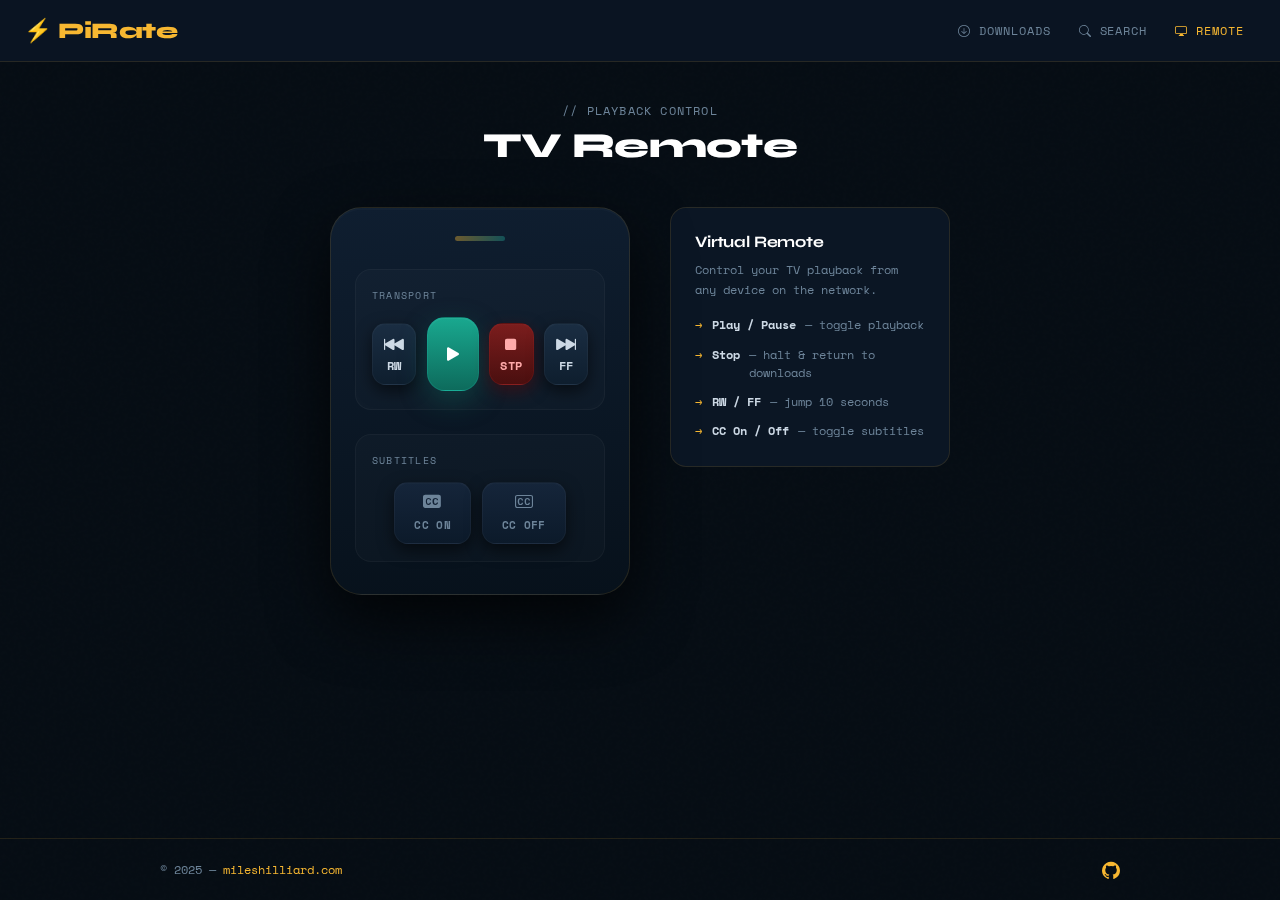
<file: templates/controller.html>
<!DOCTYPE html>
<html lang="en">
<head>
  <meta charset="utf-8" />
  <meta name="viewport" content="width=device-width,initial-scale=1" />
  <title>PiRate — TV Remote</title>
  <link rel="preconnect" href="https://fonts.googleapis.com">
  <link href="https://fonts.googleapis.com/css2?family=Space+Mono:wght@400;700&family=Syne:wght@400;600;800&display=swap" rel="stylesheet">
  <link rel="stylesheet" href="https://cdn.jsdelivr.net/npm/bootstrap-icons@1.10.5/font/bootstrap-icons.css">
  <style>
    :root {
      --bg:       #060d14;
      --surface:  #0b1624;
      --surface2: #0f2033;
      --border:   rgba(255,190,60,0.12);
      --gold:     #f7b731;
      --gold2:    #e8a820;
      --teal:     #1fc9b8;
      --text:     #cdd9e5;
      --text-dim: #6d8499;
      --font-display: 'Syne', sans-serif;
      --font-mono:    'Space Mono', monospace;
      --radius:   12px;
      --btn-size: 62px;
    }

    *, *::before, *::after { box-sizing: border-box; margin: 0; padding: 0; }

    html, body {
      min-height: 100vh;
      background: var(--bg);
      color: var(--text);
      font-family: var(--font-mono);
      display: flex;
      flex-direction: column;
    }

    /* Noise grain */
    body::before {
      content: '';
      position: fixed; inset: 0; z-index: 0; pointer-events: none;
      background-image: url("data:image/svg+xml,%3Csvg viewBox='0 0 256 256' xmlns='http://www.w3.org/2000/svg'%3E%3Cfilter id='n'%3E%3CfeTurbulence type='fractalNoise' baseFrequency='0.9' numOctaves='4' stitchTiles='stitch'/%3E%3C/filter%3E%3Crect width='100%25' height='100%25' filter='url(%23n)' opacity='0.04'/%3E%3C/svg%3E");
      opacity: 0.35;
    }

    /* ── Nav ─────────────────────────────────── */
    header {
      background: rgba(10,20,35,0.98);
      border-bottom: 1px solid var(--border);
      padding: 0 1.5rem;
      display: flex; align-items: center; justify-content: space-between;
      min-height: 62px;
      position: sticky; top: 0; z-index: 100;
      backdrop-filter: blur(12px);
    }

    .brand {
      font-family: var(--font-display);
      font-weight: 800;
      font-size: 1.4rem;
      color: var(--gold);
      text-decoration: none;
      letter-spacing: -0.02em;
    }

    .brand::before { content: '⚡ '; }

    nav a {
      color: var(--text-dim);
      text-decoration: none;
      font-size: 0.75rem;
      letter-spacing: 0.08em;
      text-transform: uppercase;
      padding: 0.4rem 0.75rem;
      border-radius: 8px;
      transition: color 0.18s, background 0.18s;
    }

    nav a:hover { color: var(--gold); background: rgba(247,183,49,0.08); }

    /* ── Layout ──────────────────────────────── */
    .page {
      flex: 1;
      position: relative; z-index: 1;
      display: flex;
      flex-direction: column;
      align-items: center;
      padding: 2.5rem 1.25rem 4rem;
      gap: 2.5rem;
    }

    .page-header {
      text-align: center;
    }

    .page-subtitle {
      font-size: 0.75rem;
      color: var(--text-dim);
      letter-spacing: 0.1em;
      text-transform: uppercase;
      margin-bottom: 0.3rem;
    }

    .page-title {
      font-family: var(--font-display);
      font-weight: 800;
      font-size: clamp(1.6rem, 5vw, 2.2rem);
      color: #fff;
      letter-spacing: -0.02em;
    }

    /* ── Remote body ─────────────────────────── */
    .remote-wrap {
      display: flex;
      gap: 2.5rem;
      align-items: flex-start;
      justify-content: center;
      flex-wrap: wrap;
      width: 100%;
      max-width: 720px;
    }

    .remote {
      width: 300px;
      background: linear-gradient(175deg, #0f1e30 0%, #07111b 100%);
      border: 1px solid var(--border);
      border-radius: 32px;
      padding: 1.75rem 1.5rem 2rem;
      display: flex; flex-direction: column; align-items: center; gap: 1.5rem;
      box-shadow:
        0 24px 60px rgba(0,0,0,0.7),
        0 2px 0 rgba(255,255,255,0.02) inset;
      position: relative;
    }

    /* decorative top notch */
    .remote::before {
      content: '';
      display: block;
      width: 50px; height: 5px;
      background: linear-gradient(90deg, rgba(247,183,49,0.4), rgba(31,201,184,0.3));
      border-radius: 99px;
      margin-bottom: 0.25rem;
    }

    /* ── Button groups ───────────────────────── */
    .remote-section {
      width: 100%;
      background: rgba(255,255,255,0.02);
      border: 1px solid rgba(255,255,255,0.04);
      border-radius: 16px;
      padding: 1.1rem 1rem;
      display: flex; flex-direction: column; align-items: center; gap: 0.85rem;
    }

    .section-label {
      font-size: 0.65rem;
      letter-spacing: 0.12em;
      text-transform: uppercase;
      color: var(--text-dim);
      align-self: flex-start;
    }

    .btn-row {
      display: flex; gap: 0.65rem; align-items: center; justify-content: center; width: 100%;
    }

    /* ── Buttons ─────────────────────────────── */
    .rbtn {
      width: var(--btn-size); height: var(--btn-size);
      border-radius: 14px;
      border: 1px solid rgba(255,255,255,0.04);
      background: linear-gradient(180deg, #1a2d42 0%, #0e1e2e 100%);
      box-shadow: 0 6px 16px rgba(0,0,0,0.55), 0 1px 0 rgba(255,255,255,0.02) inset;
      color: var(--text);
      font-family: var(--font-mono);
      font-size: 0.75rem;
      font-weight: 700;
      letter-spacing: 0.03em;
      display: flex; flex-direction: column; align-items: center; justify-content: center; gap: 3px;
      cursor: pointer;
      transition: transform 0.09s ease, box-shadow 0.09s ease, background 0.15s ease;
      user-select: none;
      outline: none;
    }

    .rbtn i { font-size: 1.25rem; line-height: 1; }

    .rbtn:hover {
      background: linear-gradient(180deg, #1e3650 0%, #11243a 100%);
      box-shadow: 0 8px 20px rgba(0,0,0,0.6);
    }

    .rbtn:active {
      transform: translateY(2px) scale(0.98);
      box-shadow: 0 3px 8px rgba(0,0,0,0.5);
    }

    /* Play button — primary accent */
    .rbtn-play {
      width: 74px; height: 74px;
      border-radius: 18px;
      background: linear-gradient(180deg, #19a88f 0%, #0d6b5c 100%);
      border-color: rgba(31,201,184,0.2);
      box-shadow: 0 10px 28px rgba(13,107,92,0.4), 0 1px 0 rgba(255,255,255,0.06) inset;
      color: #fff;
      font-size: 0.8rem;
    }

    .rbtn-play i { font-size: 1.5rem; }

    .rbtn-play:hover {
      background: linear-gradient(180deg, #1ebfa4 0%, #0e7968 100%);
      box-shadow: 0 12px 32px rgba(13,107,92,0.5);
    }

    /* Stop button */
    .rbtn-stop {
      background: linear-gradient(180deg, #7b1d1d 0%, #4a0f0f 100%);
      border-color: rgba(220,50,50,0.15);
      box-shadow: 0 6px 16px rgba(80,10,10,0.55), 0 1px 0 rgba(255,255,255,0.02) inset;
      color: #ffaaaa;
    }

    .rbtn-stop:hover {
      background: linear-gradient(180deg, #8f2222 0%, #581212 100%);
    }

    /* CC buttons */
    .rbtn-cc {
      background: linear-gradient(180deg, #15253a 0%, #0c1a2a 100%);
      color: var(--text-dim);
      font-size: 0.7rem;
    }

    .rbtn-cc.active, .rbtn-cc:hover {
      color: var(--gold);
      border-color: rgba(247,183,49,0.2);
    }

    /* ── Help card ───────────────────────────── */
    .help-card {
      width: 280px;
      background: var(--surface);
      border: 1px solid var(--border);
      border-radius: 16px;
      padding: 1.5rem;
    }

    .help-card h3 {
      font-family: var(--font-display);
      font-size: 1rem;
      font-weight: 700;
      color: #fff;
      margin-bottom: 0.6rem;
      letter-spacing: -0.01em;
    }

    .help-card p {
      font-size: 0.78rem;
      color: var(--text-dim);
      margin-bottom: 1rem;
      line-height: 1.6;
    }

    .help-list {
      list-style: none; padding: 0;
      display: flex; flex-direction: column; gap: 0.6rem;
    }

    .help-list li {
      display: flex; align-items: flex-start; gap: 0.6rem;
      font-size: 0.78rem; color: var(--text-dim); line-height: 1.5;
    }

    .help-list li::before {
      content: '→';
      color: var(--gold);
      flex-shrink: 0;
      margin-top: 1px;
    }

    .help-list strong { color: var(--text); }

    /* ── Footer ──────────────────────────────── */
    footer {
      border-top: 1px solid var(--border);
      padding: 1.1rem 1.5rem;
      font-size: 0.75rem;
      color: var(--text-dim);
      position: relative; z-index: 1;
    }

    footer .foot-inner {
      max-width: 960px; margin: 0 auto;
      display: flex; justify-content: space-between; align-items: center; flex-wrap: wrap; gap: 0.5rem;
    }

    footer a { color: var(--gold); text-decoration: none; }

    /* ── Animate-in ──────────────────────────── */
    @keyframes fadeUp {
      from { opacity: 0; transform: translateY(16px); }
      to   { opacity: 1; transform: translateY(0); }
    }

    .fade-up { animation: fadeUp 0.45s ease both; }
    .delay-1 { animation-delay: 0.1s; }
    .delay-2 { animation-delay: 0.2s; }

    /* ── Responsive ──────────────────────────── */
    @media (max-width: 600px) {
      .help-card { width: 100%; max-width: 300px; }
    }
  </style>
</head>
<body>

  <header>
    <a class="brand" href="/">PiRate</a>
    <nav style="display:flex;gap:0.25rem;flex-wrap:wrap;">
      <a href="/mydownloads"><i class="bi bi-arrow-down-circle"></i> Downloads</a>
      <a href="/"><i class="bi bi-search"></i> Search</a>
      <a href="/controller" style="color:var(--gold);"><i class="bi bi-display"></i> Remote</a>
    </nav>
  </header>

  <main class="page">
    <div class="page-header fade-up">
      <p class="page-subtitle">// playback control</p>
      <h1 class="page-title">TV Remote</h1>
    </div>

    <div class="remote-wrap">

      <!-- Remote -->
      <div class="remote fade-up delay-1" role="application" aria-label="Virtual TV remote">

        <!-- Transport -->
        <div class="remote-section">
          <span class="section-label">Transport</span>
          <div class="btn-row">
            <button class="rbtn" id="rw" title="Rewind 10s" aria-label="Rewind">
              <i class="bi bi-skip-backward-fill"></i>
              <span>RW</span>
            </button>

            <button class="rbtn rbtn-play" id="play" title="Play / Pause" aria-label="Play / Pause">
              <i class="bi bi-play-fill" id="play-icon"></i>
            </button>

            <button class="rbtn rbtn-stop" id="stop" title="Stop" aria-label="Stop">
              <i class="bi bi-stop-fill"></i>
              <span>STP</span>
            </button>

            <button class="rbtn" id="ff" title="Fast Forward 10s" aria-label="Fast Forward">
              <i class="bi bi-skip-forward-fill"></i>
              <span>FF</span>
            </button>
          </div>
        </div>

        <!-- Subtitles -->
        <div class="remote-section">
          <span class="section-label">Subtitles</span>
          <div class="btn-row">
            <button class="rbtn rbtn-cc" id="ccOn" title="Enable Subtitles" aria-label="CC On" style="width:auto;padding:0 1.2rem;gap:6px;">
              <i class="bi bi-badge-cc-fill" style="font-size:1.1rem;"></i>
              <span>CC ON</span>
            </button>
            <button class="rbtn rbtn-cc" id="ccOff" title="Disable Subtitles" aria-label="CC Off" style="width:auto;padding:0 1.2rem;gap:6px;">
              <i class="bi bi-badge-cc" style="font-size:1.1rem;"></i>
              <span>CC OFF</span>
            </button>
          </div>
        </div>

      </div><!-- /remote -->

      <!-- Help card -->
      <div class="help-card fade-up delay-2">
        <h3>Virtual Remote</h3>
        <p>Control your TV playback from any device on the network.</p>
        <ul class="help-list">
          <li><strong>Play / Pause</strong> — toggle playback</li>
          <li><strong>Stop</strong> — halt &amp; return to downloads</li>
          <li><strong>RW / FF</strong> — jump 10 seconds</li>
          <li><strong>CC On / Off</strong> — toggle subtitles</li>
        </ul>
      </div>

    </div><!-- /remote-wrap -->
  </main>

  <footer>
    <div class="foot-inner">
      <span>&copy; 2025 &mdash; <a href="https://www.mileshilliard.com">mileshilliard.com</a></span>
      <a href="#" aria-label="GitHub"><i class="bi bi-github" style="font-size:1.1rem;"></i></a>
    </div>
  </footer>

  <script>
    const playBtn  = document.getElementById('play');
    const stopBtn  = document.getElementById('stop');
    const ffBtn    = document.getElementById('ff');
    const rwBtn    = document.getElementById('rw');
    const ccOnBtn  = document.getElementById('ccOn');
    const ccOffBtn = document.getElementById('ccOff');
    const playIcon = document.getElementById('play-icon');
    let isPlaying = false;

    playBtn.addEventListener('click', async () => {
      isPlaying = !isPlaying;
      playIcon.className = isPlaying ? 'bi bi-pause-fill' : 'bi bi-play-fill';
      await send_cmd("plp");
    });

    stopBtn.addEventListener('click', () => {
      isPlaying = false;
      playIcon.className = 'bi bi-play-fill';
      send_cmd("stp");
      setTimeout(() => window.location.href = "/mydownloads", 1000);
    });

    ffBtn.addEventListener('click',   () => send_cmd("ffw"));
    rwBtn.addEventListener('click',   () => send_cmd("rrw"));
    ccOnBtn.addEventListener('click', () => send_cmd("ccy"));
    ccOffBtn.addEventListener('click',() => send_cmd("ccn"));

    async function send_cmd(cmd) {
      try {
        await fetch(`/command/${cmd}`, {
          method: "POST",
          headers: { "Content-Type": "application/json" },
        });
      } catch(e) {
        console.error("Remote command failed:", e);
      }
    }

    // Accessibility
    document.querySelectorAll('button').forEach(el => {
      if (!el.getAttribute('aria-label'))
        el.setAttribute('aria-label', el.textContent.trim() || el.id);
    });
  </script>
</body>
</html>
</file>
